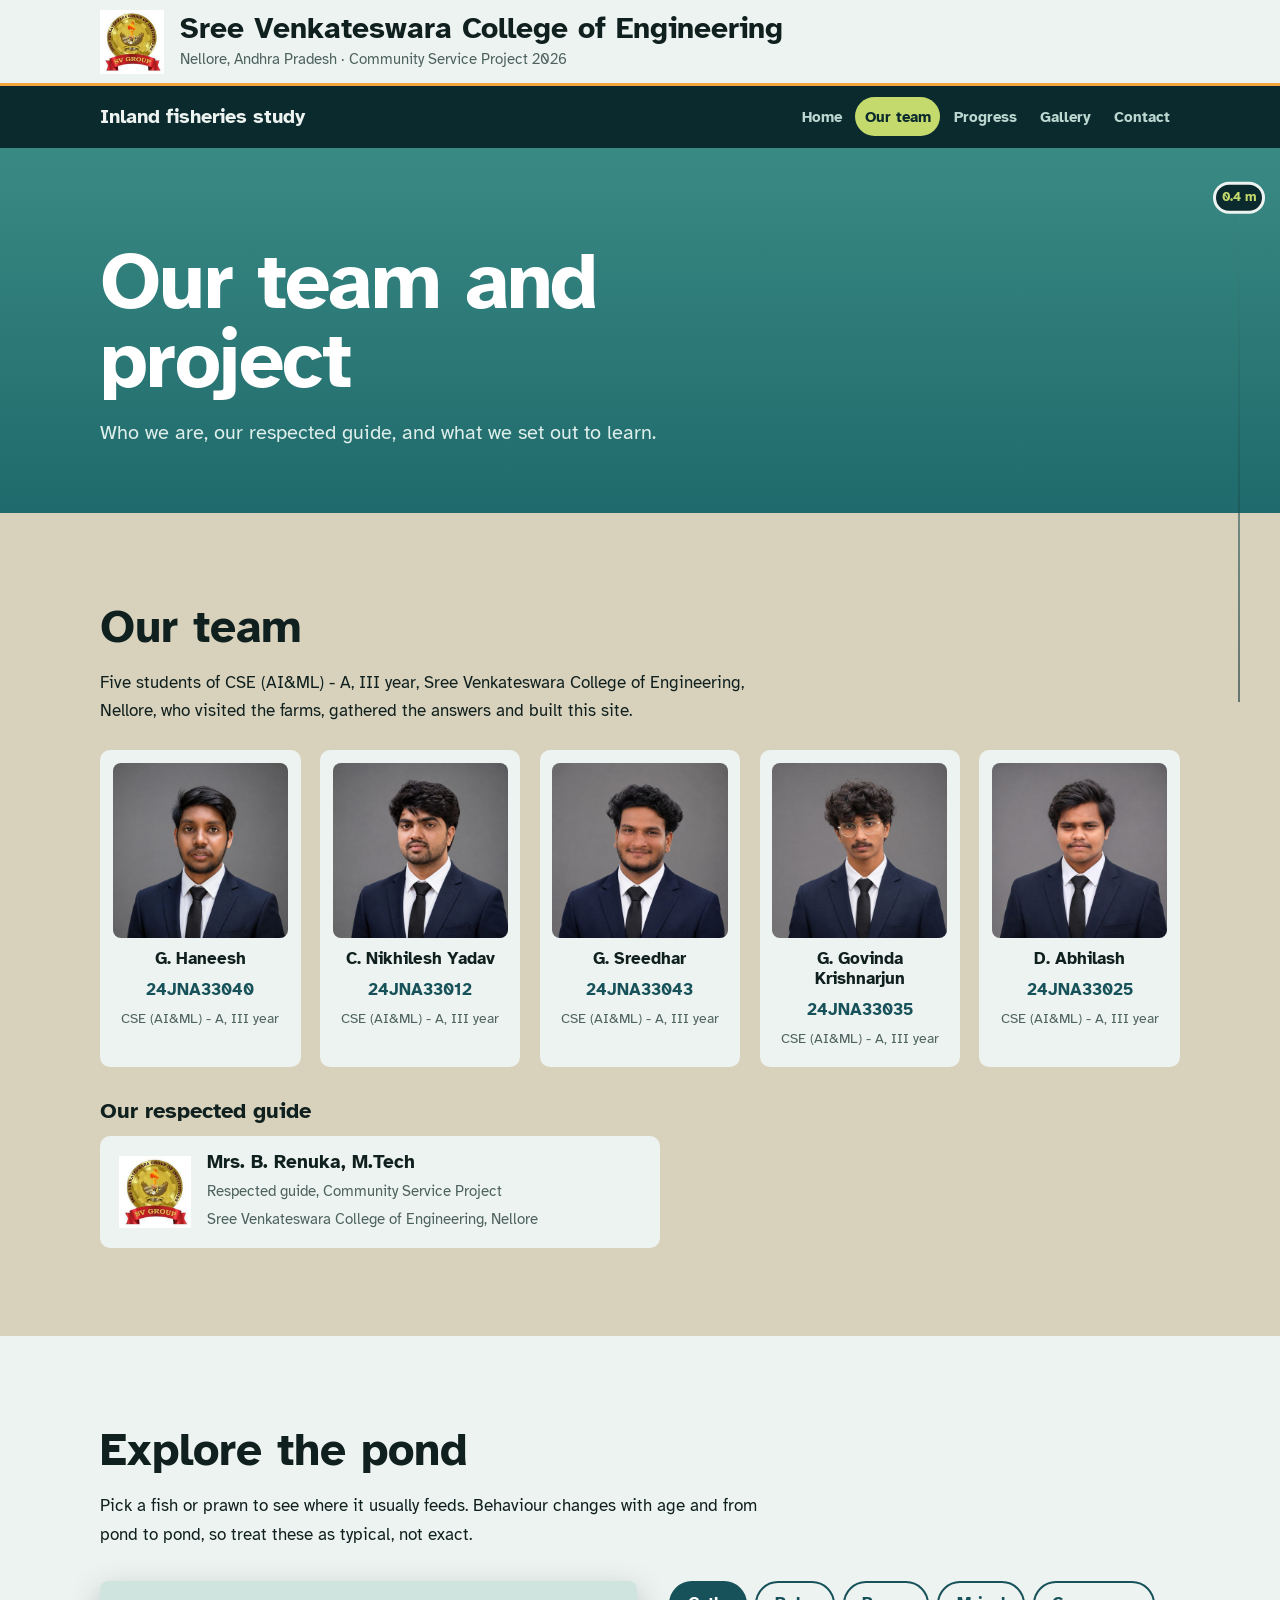
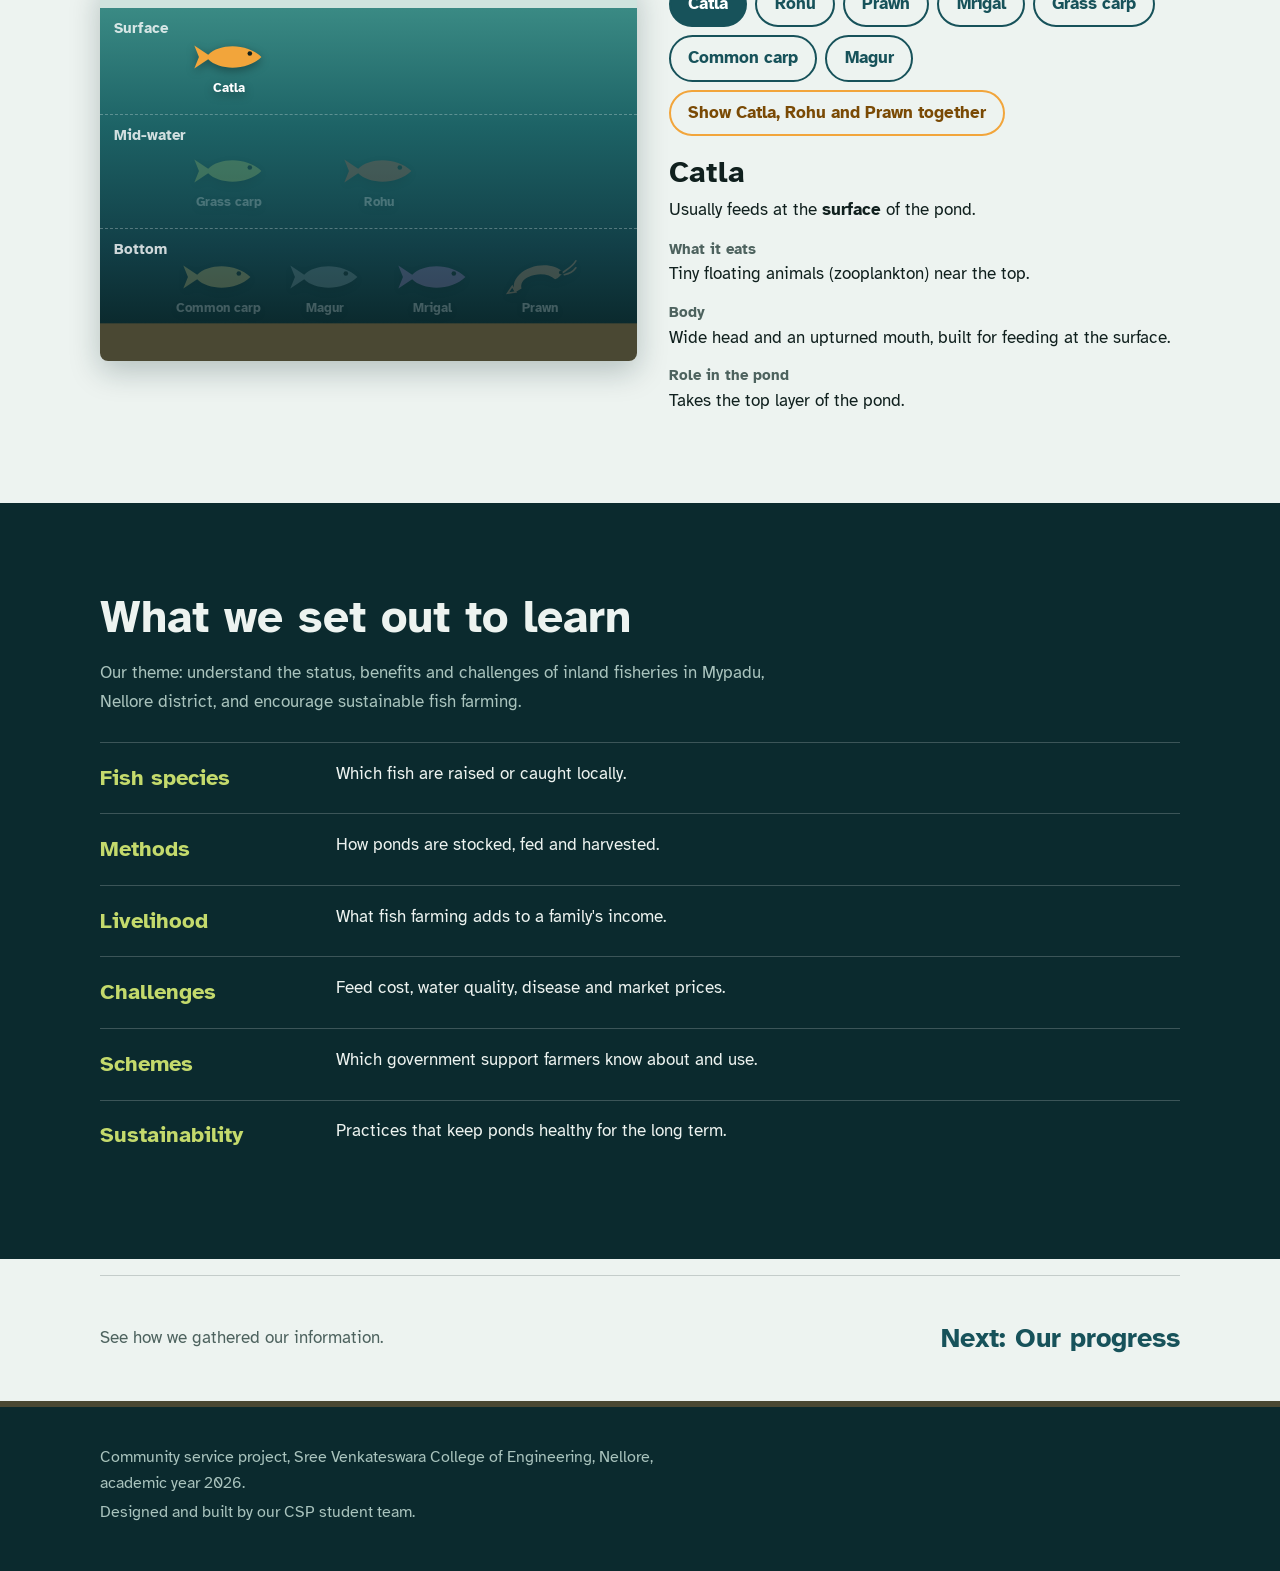
<file: about.html>
<!DOCTYPE html>
<html lang="en">
<head>
<meta charset="UTF-8">
<meta name="viewport" content="width=device-width, initial-scale=1">
<title>Our team and project | Inland Fisheries Study</title>
<meta name="description" content="A community service project on inland fisheries in Mypadu, Nellore district.">
<link rel="icon" href="data:image/svg+xml,%3Csvg xmlns='http://www.w3.org/2000/svg' viewBox='0 0 64 32'%3E%3Cpath fill='%23f2a53b' d='M60 16C48 4 24 4 14 14L2 6l4 10-4 10 12-8c10 10 34 10 46-2z'/%3E%3C/svg%3E">
<link rel="preconnect" href="https://fonts.googleapis.com"><link rel="preconnect" href="https://fonts.gstatic.com" crossorigin><link href="https://fonts.googleapis.com/css2?family=Atkinson+Hyperlegible:ital,wght@0,400;0,700;1,400&family=Bricolage+Grotesque:opsz,wdth,wght@12..96,75..100,500..800&display=swap" rel="stylesheet">
<link rel="stylesheet" href="style.css">
</head>
<body data-page="about" data-depth="0.4,1.0">
<header class="site-header">
  <div class="college">
    <div class="wrap college-in">
      <img src="[data-uri]" alt="SV Group of Institutions logo" width="64" height="64">
      <div><p class="college-name">Sree Venkateswara College of Engineering</p><p class="college-sub">Nellore, Andhra Pradesh &middot; Community Service Project 2026</p></div>
    </div>
  </div>
  <div class="wrap bar">
    <a class="brand" href="index.html">Inland fisheries study</a>
    <button class="menu-btn" aria-label="Open menu" aria-expanded="false">&#9776;</button>
    <ul class="nav"><li><a href="index.html">Home</a></li><li><a href="about.html" aria-current="page">Our team</a></li><li><a href="activities.html">Progress</a></li><li><a href="gallery.html">Gallery</a></li><li><a href="contact.html">Contact</a></li></ul>
  </div>
</header>
<div class="gauge" aria-hidden="true"><div class="gauge-mark">0.0 m</div></div>
<section class="page-top"><div class="wrap"><h1>Our team and project</h1><p class="lede">Who we are, our respected guide, and what we set out to learn.</p></div></section>
<section class="block silt" id="team">
  <div class="wrap">
    <h2>Our team</h2>
    <p>Five students of CSE (AI&amp;ML) - A, III year, Sree Venkateswara College of Engineering, Nellore, who visited the farms, gathered the answers and built this site.</p>
    <ul class="members"><li class="member"><img src="[data-uri]" alt="Portrait of G. Haneesh" loading="lazy"><h3>G. Haneesh</h3><p class="roll">24JNA33040</p><p class="cls">CSE (AI&amp;ML) - A, III year</p></li><li class="member"><img src="[data-uri]" alt="Portrait of C. Nikhilesh Yadav" loading="lazy"><h3>C. Nikhilesh Yadav</h3><p class="roll">24JNA33012</p><p class="cls">CSE (AI&amp;ML) - A, III year</p></li><li class="member"><img src="[data-uri]" alt="Portrait of G. Sreedhar" loading="lazy"><h3>G. Sreedhar</h3><p class="roll">24JNA33043</p><p class="cls">CSE (AI&amp;ML) - A, III year</p></li><li class="member"><img src="[data-uri]" alt="Portrait of G. Govinda Krishnarjun" loading="lazy"><h3>G. Govinda Krishnarjun</h3><p class="roll">24JNA33035</p><p class="cls">CSE (AI&amp;ML) - A, III year</p></li><li class="member"><img src="[data-uri]" alt="Portrait of D. Abhilash" loading="lazy"><h3>D. Abhilash</h3><p class="roll">24JNA33025</p><p class="cls">CSE (AI&amp;ML) - A, III year</p></li></ul>
    <h3 class="sub">Our respected guide</h3>
    <div class="mentor">
      <img src="[data-uri]" alt="SV Group of Institutions logo" width="72" height="72">
      <div><h3>Mrs. B. Renuka, M.Tech</h3><p>Respected guide, Community Service Project</p><p class="cls">Sree Venkateswara College of Engineering, Nellore</p></div>
    </div>
  </div>
</section>
<section class="block">
  <div class="wrap">
    <h2>Explore the pond</h2>
    <p>Pick a fish or prawn to see where it usually feeds. Behaviour changes with age and from pond to pond, so treat these as typical, not exact.</p>
    <div class="lab" id="lab">
      <div class="column" aria-hidden="true">
        <div class="zone z1">Surface</div>
        <div class="zone z2">Mid-water</div>
        <div class="zone z3">Bottom</div>
      </div>
      <div>
        <div class="species" role="group" aria-label="Choose a fish"></div>
        <div class="detail" aria-live="polite"></div>
      </div>
    </div>
  </div>
</section>
<section class="block dark">
  <div class="wrap">
    <h2>What we set out to learn</h2>
    <p class="muted">Our theme: understand the status, benefits and challenges of inland fisheries in Mypadu, Nellore district, and encourage sustainable fish farming.</p>
    <ul class="objectives">
      <li><strong>Fish species</strong><span>Which fish are raised or caught locally.</span></li>
      <li><strong>Methods</strong><span>How ponds are stocked, fed and harvested.</span></li>
      <li><strong>Livelihood</strong><span>What fish farming adds to a family's income.</span></li>
      <li><strong>Challenges</strong><span>Feed cost, water quality, disease and market prices.</span></li>
      <li><strong>Schemes</strong><span>Which government support farmers know about and use.</span></li>
      <li><strong>Sustainability</strong><span>Practices that keep ponds healthy for the long term.</span></li>
    </ul>
  </div>
</section>
<div class="wrap"><div class="next"><span class="muted">See how we gathered our information.</span><a href="activities.html">Next: Our progress</a></div></div>
<footer>
  <div class="wrap">
    <p>Community service project, Sree Venkateswara College of Engineering, Nellore, academic year 2026.</p>
    <p>Designed and built by our CSP student team.</p>
  </div>
</footer>
<script src="script.js"></script>
</body>
</html>
</file>
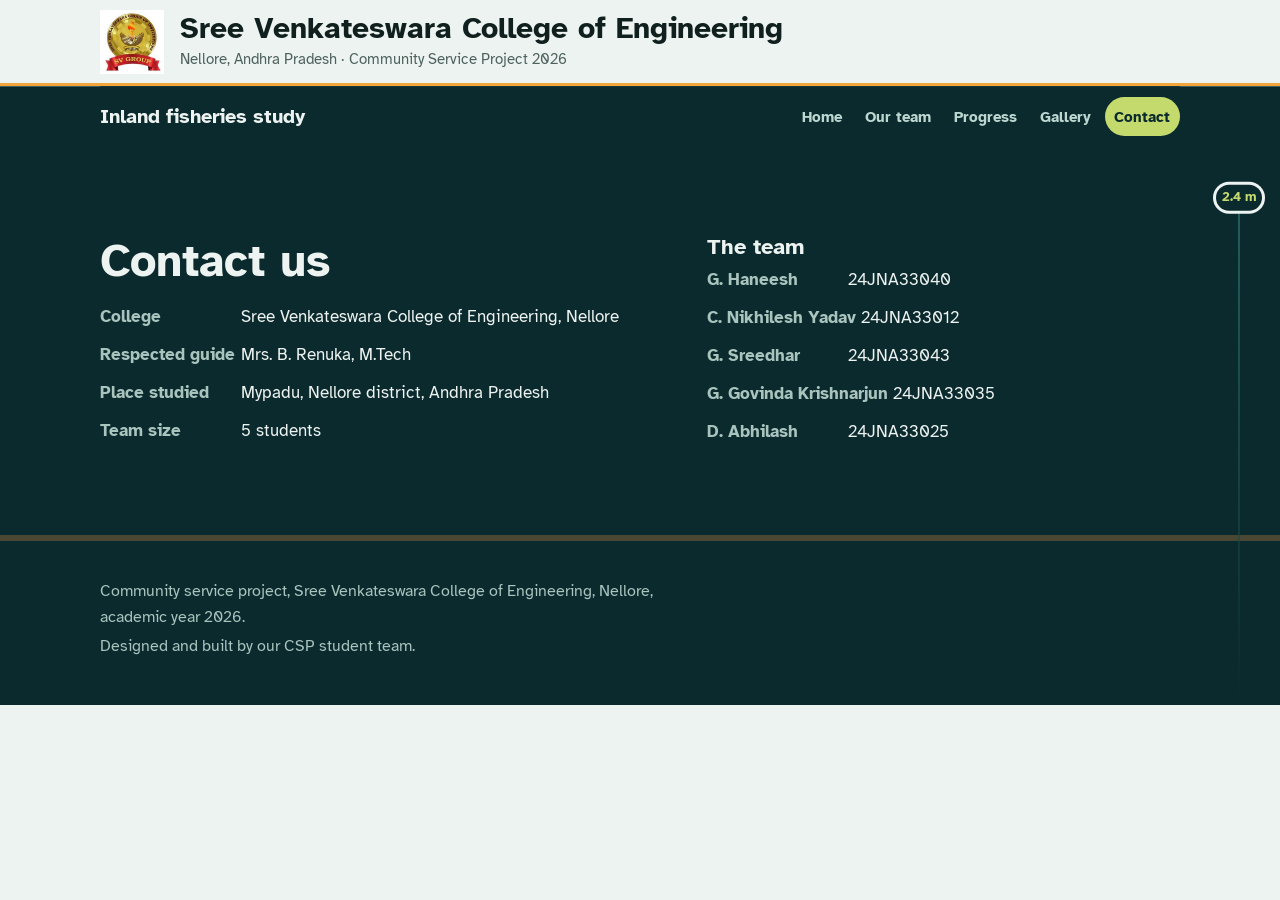
<file: contact.html>
<!DOCTYPE html>
<html lang="en">
<head>
<meta charset="UTF-8">
<meta name="viewport" content="width=device-width, initial-scale=1">
<title>Contact | Inland Fisheries Study</title>
<meta name="description" content="A community service project on inland fisheries in Mypadu, Nellore district.">
<link rel="icon" href="data:image/svg+xml,%3Csvg xmlns='http://www.w3.org/2000/svg' viewBox='0 0 64 32'%3E%3Cpath fill='%23f2a53b' d='M60 16C48 4 24 4 14 14L2 6l4 10-4 10 12-8c10 10 34 10 46-2z'/%3E%3C/svg%3E">
<link rel="preconnect" href="https://fonts.googleapis.com"><link rel="preconnect" href="https://fonts.gstatic.com" crossorigin><link href="https://fonts.googleapis.com/css2?family=Atkinson+Hyperlegible:ital,wght@0,400;0,700;1,400&family=Bricolage+Grotesque:opsz,wdth,wght@12..96,75..100,500..800&display=swap" rel="stylesheet">
<link rel="stylesheet" href="style.css">
</head>
<body data-page="contact" data-depth="2.4,3.0">
<header class="site-header">
  <div class="college">
    <div class="wrap college-in">
      <img src="[data-uri]" alt="SV Group of Institutions logo" width="64" height="64">
      <div><p class="college-name">Sree Venkateswara College of Engineering</p><p class="college-sub">Nellore, Andhra Pradesh &middot; Community Service Project 2026</p></div>
    </div>
  </div>
  <div class="wrap bar">
    <a class="brand" href="index.html">Inland fisheries study</a>
    <button class="menu-btn" aria-label="Open menu" aria-expanded="false">&#9776;</button>
    <ul class="nav"><li><a href="index.html">Home</a></li><li><a href="about.html">Our team</a></li><li><a href="activities.html">Progress</a></li><li><a href="gallery.html">Gallery</a></li><li><a href="contact.html" aria-current="page">Contact</a></li></ul>
  </div>
</header>
<div class="gauge" aria-hidden="true"><div class="gauge-mark">0.0 m</div></div>
<section class="block dark" id="contact">
  <div class="wrap split">
    <div>
      <h2>Contact us</h2>
      <ul class="contact-list">
        <li><strong>College</strong> Sree Venkateswara College of Engineering, Nellore</li>
        <li><strong>Respected guide</strong> Mrs. B. Renuka, M.Tech</li>
        <li><strong>Place studied</strong> Mypadu, Nellore district, Andhra Pradesh</li>
        <li><strong>Team size</strong> 5 students</li>
      </ul>
    </div>
    <div>
      <h3>The team</h3>
      <ul class="contact-list">
        <li><strong>G. Haneesh</strong> 24JNA33040</li>
        <li><strong>C. Nikhilesh Yadav</strong> 24JNA33012</li>
        <li><strong>G. Sreedhar</strong> 24JNA33043</li>
        <li><strong>G. Govinda Krishnarjun</strong> 24JNA33035</li>
        <li><strong>D. Abhilash</strong> 24JNA33025</li>
      </ul>
    </div>
  </div>
</section>

<footer>
  <div class="wrap">
    <p>Community service project, Sree Venkateswara College of Engineering, Nellore, academic year 2026.</p>
    <p>Designed and built by our CSP student team.</p>
  </div>
</footer>
<script src="script.js"></script>
</body>
</html>
</file>
<file: style.css>
/* ============================================================
   Inland fisheries study: one idea, a pond cross-section.
   The page gets deeper as you go: surface, shallows, mid-water, bed.
   ============================================================ */

:root {
  --deep: #0b2a2e;
  --water: #17525a;
  --shallow: #3a8a84;
  --weed: #c4da6c;
  --mist: #edf3f0;
  --silt: #d8d2bd;
  --ink: #10201e;
  --muted: #4d625e;
  --net: #f2a53b;
  --display: "Atkinson Hyperlegible", Verdana, Georgia, serif;
  --body: "Atkinson Hyperlegible", Verdana, Georgia, serif;
}

* { box-sizing: border-box; margin: 0; padding: 0; }
html { scroll-behavior: smooth; }
body {
  font-family: var(--body);
  font-size: 1.08rem;
  line-height: 1.65;
  color: var(--ink);
  background: var(--mist);
}
img { max-width: 100%; display: block; }
a { color: var(--water); text-underline-offset: 3px; }
a:hover { color: var(--deep); }

:focus-visible { outline: 3px solid var(--net); outline-offset: 3px; border-radius: 3px; }

.wrap { width: min(1080px, 90%); margin-inline: auto; }
.block { padding: clamp(3rem, 7vw, 5.5rem) 0; }
.block.silt { background: var(--silt); }
.block.dark { background: var(--deep); color: var(--mist); }
.block.dark a { color: var(--weed); }

h1, h2, h3 { font-family: var(--display); line-height: 1.12; letter-spacing: 0; }
h2 { font-size: clamp(1.9rem, 4.2vw, 2.9rem); font-weight: 800; margin-bottom: 1rem; }
h3 { font-size: 1.35rem; font-weight: 700; margin-bottom: .4rem; }
p { max-width: 62ch; }
p + p { margin-top: 1em; }
.lede { font-size: 1.25rem; max-width: 52ch; }
.muted { color: var(--muted); }
.dark .muted { color: #a9c3bd; }

/* ---------- Header ---------- */
.site-header { position: sticky; top: 0; z-index: 60; background: var(--deep); color: var(--mist); }
.bar { display: flex; align-items: center; justify-content: space-between; gap: 1rem; padding: .7rem 0; }
.brand { font-family: var(--display); font-weight: 700; font-size: 1.25rem; color: var(--mist); text-decoration: none; letter-spacing: 0; }
.brand:hover { color: var(--weed); }
.nav { display: flex; gap: .25rem; list-style: none; }
.nav a { display: block; padding: .45rem .85rem; border-radius: 999px; text-decoration: none; color: #bcd6d0; font-weight: 700; font-size: .98rem; }
.nav a:hover { color: #fff; background: rgba(255,255,255,.1); }
.nav a[aria-current="page"] { background: var(--weed); color: var(--deep); }
.menu-btn { display: none; background: none; border: 2px solid var(--weed); color: var(--weed); border-radius: 6px; font-size: 1.2rem; line-height: 1; padding: .3rem .6rem; cursor: pointer; }

/* ---------- Depth gauge ---------- */
.gauge { position: fixed; right: 18px; top: 22vh; height: 56vh; width: 46px; z-index: 40; pointer-events: none; display: none; }
.gauge::before { content: ""; position: absolute; left: 50%; top: 0; bottom: 0; width: 2px; background: linear-gradient(var(--shallow), var(--deep)); opacity: .55; transform: translateX(-50%); }
.gauge-mark { position: absolute; left: 0; right: 0; top: 0; transform: translateY(-50%); background: var(--deep); color: var(--weed); border-radius: 999px; text-align: center; font-family: var(--display); font-weight: 700; font-size: .82rem; padding: .15rem 0; box-shadow: 0 0 0 3px var(--mist); }
@media (min-width: 1180px) { .gauge { display: block; } }

/* ---------- Home: the pond ---------- */
.pond { position: relative; min-height: min(88vh, 760px); background: linear-gradient(180deg, var(--shallow) 0, var(--water) 38%, var(--deep) 100%); color: #fff; overflow: hidden; touch-action: manipulation; cursor: crosshair; }
.pond canvas { position: absolute; inset: 0; width: 100%; height: 100%; display: block; }
.pond-text { position: relative; z-index: 2; padding: clamp(5rem, 14vh, 8rem) 0 7rem; pointer-events: none; }
.pond-text a, .pond-text button { pointer-events: auto; }
.pond h1 { font-size: clamp(3rem, 9.5vw, 7.2rem); font-weight: 800; line-height: .92; letter-spacing: -.025em; max-width: 9ch; text-shadow: 0 2px 24px rgba(5, 25, 28, .45); }
.pond .lede { margin-top: 1.4rem; color: #e1f0ec; text-shadow: 0 1px 14px rgba(5, 25, 28, .6); }
.actions { margin-top: 1.8rem; display: flex; flex-wrap: wrap; gap: .8rem; }
.btn { display: inline-block; font: inherit; font-weight: 700; background: var(--net); color: var(--ink); border: 0; padding: .75em 1.35em; border-radius: 6px; text-decoration: none; cursor: pointer; transition: transform .15s; }
.btn:hover { color: var(--ink); transform: translateY(-2px); }
.btn.ghost { background: rgba(255,255,255,.14); color: #fff; box-shadow: inset 0 0 0 2px rgba(255,255,255,.5); }
.btn.ghost:hover { color: #fff; background: rgba(255,255,255,.22); }
.btn.small { padding: .5em 1em; font-size: .95rem; }
.pond-ui { position: absolute; z-index: 3; left: 5%; right: 5%; bottom: 2.6rem; display: flex; flex-wrap: wrap; align-items: center; gap: .8rem 1.2rem; font-size: .98rem; color: #e1f0ec; pointer-events: none; }
.pond-ui button { pointer-events: auto; }
.pond.static .pond-ui { display: none; }
@media (min-width: 1160px) { .pond-ui { left: calc((100% - 1080px) / 2); right: auto; } }

/* ---------- Inner page header ---------- */
.page-top { padding: clamp(3.5rem, 9vw, 6rem) 0 clamp(2.5rem, 6vw, 4rem); color: #fff; background: linear-gradient(180deg, var(--a), var(--b)); }
.page-top h1 { font-size: clamp(2.6rem, 7vw, 5rem); font-weight: 800; letter-spacing: -.02em; max-width: 14ch; line-height: .98; }
.page-top .lede { margin-top: 1rem; color: #deeeea; }
[data-page="about"] .page-top      { --a: #3a8a84; --b: #1f6a6c; }
[data-page="activities"] .page-top { --a: #1f6a6c; --b: #17525a; }
[data-page="gallery"] .page-top    { --a: #17525a; --b: #113f46; }
[data-page="findings"] .page-top   { --a: #113f46; --b: #0b2a2e; }

/* ---------- Two column ---------- */
.split { display: grid; grid-template-columns: 1.15fr 1fr; gap: clamp(1.5rem, 5vw, 4rem); align-items: start; }
.aside { border-left: 4px solid var(--shallow); padding: .2rem 0 .2rem 1.3rem; font-size: 1.12rem; }
.aside strong { font-family: var(--display); font-size: 1.5rem; display: block; line-height: 1.1; margin-bottom: .4rem; }

/* ---------- Team ---------- */
.team { list-style: none; margin-top: 1.6rem; display: grid; grid-template-columns: repeat(auto-fit, minmax(260px, 1fr)); gap: 0 2.5rem; }
.team li { padding: 1rem 0; border-bottom: 1px solid rgba(16,32,30,.18); display: flex; align-items: baseline; justify-content: space-between; gap: 1rem; }
.team .name { font-family: var(--display); font-weight: 700; font-size: 1.45rem; letter-spacing: -.01em; }
.team .roll { color: var(--muted); font-size: .95rem; white-space: nowrap; }

.facts { display: grid; grid-template-columns: max-content 1fr; gap: .6rem 2rem; margin-top: 1.4rem; }
.facts dt { font-weight: 700; color: var(--muted); }
.facts dd { font-family: var(--display); font-size: 1.25rem; font-weight: 600; }

.next { display: flex; justify-content: space-between; align-items: center; gap: 1rem; flex-wrap: wrap; padding: 2.5rem 0; border-top: 1px solid rgba(16,32,30,.18); margin-top: 1rem; }
.next a { font-family: var(--display); font-weight: 800; font-size: 1.7rem; text-decoration: none; }

/* ---------- Water column lab (About) ---------- */
.lab { display: grid; grid-template-columns: 1.05fr 1fr; gap: 2rem; margin-top: 2rem; align-items: start; }
.column { position: relative; height: 380px; border-radius: 8px; overflow: hidden; background: linear-gradient(180deg, #cfe4de 0, #cfe4de 7%, #3a8a84 7.2%, #1d6366 38%, #123f47 70%, #0b2a2e 90%, #4a4833 90.2%); box-shadow: 0 10px 30px rgba(11,42,46,.25); }
.zone { position: absolute; left: 0; right: 0; border-top: 1px dashed rgba(255,255,255,.28); padding: .5rem .9rem; color: rgba(255,255,255,.8); font-weight: 700; font-size: .95rem; }
.zone.z1 { top: 7%; height: 28%; border-top: 0; }
.zone.z2 { top: 35%; height: 30%; }
.zone.z3 { top: 65%; height: 25%; }
.fishmark { position: absolute; width: 74px; transform: translate(-50%, -50%); transition: top .9s cubic-bezier(.5,0,.2,1), left .9s cubic-bezier(.5,0,.2,1), opacity .4s; opacity: .22; filter: drop-shadow(0 3px 5px rgba(0,0,0,.35)); }
.fishmark.on { opacity: 1; }
.fishmark svg { display: block; width: 100%; height: auto; }
.fishmark span { position: absolute; left: 50%; top: 100%; transform: translateX(-50%); font-size: .8rem; font-weight: 700; color: #fff; white-space: nowrap; margin-top: 2px; }
.species { display: flex; flex-wrap: wrap; gap: .5rem; margin-bottom: 1.2rem; }
.chip { font: inherit; font-weight: 700; padding: .4em 1em; border-radius: 999px; border: 2px solid var(--water); background: transparent; color: var(--water); cursor: pointer; }
.chip:hover { background: rgba(23,82,90,.1); }
.chip[aria-pressed="true"] { background: var(--water); color: #fff; }
.chip.compare { border-color: var(--net); color: #7a4a05; }
.chip.compare[aria-pressed="true"] { background: var(--net); color: var(--ink); }
.detail h3 { font-size: 1.9rem; }
.detail dl { margin-top: .8rem; display: grid; gap: .7rem; }
.detail dt { font-weight: 700; color: var(--muted); font-size: .95rem; }
.detail dd { margin-top: -.1rem; }
.seen { display: inline-block; margin-top: .8rem; background: var(--weed); color: var(--deep); font-weight: 700; padding: .15em .7em; border-radius: 4px; font-size: .92rem; }

.objectives { list-style: none; margin-top: 1.6rem; display: grid; gap: 0; }
.objectives li { display: grid; grid-template-columns: minmax(150px, 220px) 1fr; gap: 1rem; padding: 1.05rem 0; border-top: 1px solid rgba(255,255,255,.2); }
.objectives strong { font-family: var(--display); font-size: 1.4rem; font-weight: 700; color: var(--weed); }

/* ---------- Activities ---------- */
.steps { list-style: none; counter-reset: s; margin-top: 2rem; max-width: 760px; position: relative; }
.steps::before { content: ""; position: absolute; left: 21px; top: 8px; bottom: 8px; width: 3px; background: var(--shallow); opacity: .5; }
.steps li { counter-increment: s; position: relative; padding: 0 0 1.8rem 4rem; }
.steps li::before { content: counter(s); position: absolute; left: 0; top: 0; width: 44px; height: 44px; border-radius: 50%; background: var(--deep); color: var(--weed); font-family: var(--display); font-weight: 800; font-size: 1.15rem; display: grid; place-items: center; }
.steps em { color: var(--muted); }

.quiz { background: var(--deep); color: var(--mist); border-radius: 8px; padding: clamp(1.4rem, 4vw, 2.4rem); max-width: 760px; margin-top: 1.6rem; }
.quiz .count { color: #a9c3bd; font-size: .95rem; font-weight: 700; }
.quiz h3 { font-size: 1.7rem; margin: .4rem 0 1.2rem; }
.opts { display: grid; gap: .6rem; }
.opt { text-align: left; font: inherit; color: #fff; background: rgba(255,255,255,.08); border: 2px solid rgba(255,255,255,.22); border-radius: 6px; padding: .8em 1em; cursor: pointer; }
.opt:hover:not(:disabled) { background: rgba(255,255,255,.16); }
.opt:disabled { cursor: default; }
.opt.right { background: var(--weed); border-color: var(--weed); color: var(--deep); font-weight: 700; }
.opt.wrong { background: transparent; border-color: var(--net); }
.why { margin: 1.1rem 0; color: #d2e6e1; }
.score { font-family: var(--display); font-weight: 800; font-size: 2.6rem; line-height: 1; margin: .4rem 0 .8rem; color: var(--weed); }

/* ---------- Gallery ---------- */
.filters { display: flex; flex-wrap: wrap; gap: .5rem; margin-bottom: 1.5rem; }
.gallery { columns: 3 270px; column-gap: 12px; }
.gallery figure { position: relative; overflow: hidden; border-radius: 8px; background: var(--water); cursor: zoom-in; margin: 0 0 12px; break-inside: avoid; }
.gallery figure[hidden] { display: none; }
.gallery figure.tall { aspect-ratio: 3 / 4; }
.gallery figure.wide { aspect-ratio: 16 / 10; }
.gallery img { width: 100%; height: 100%; object-fit: cover; transition: transform .5s; }

/* Photos placed around the other pages */
.pair { display: grid; grid-template-columns: 1fr 1fr; gap: 16px; margin-top: 1.6rem; }
.pair-card { position: relative; display: block; border-radius: 8px; overflow: hidden; aspect-ratio: 4 / 3; color: #fff; text-decoration: none; background: var(--water); }
.pair-card:hover { color: #fff; }
.pair-card img { width: 100%; height: 100%; object-fit: cover; transition: transform .5s; }
.pair-card:hover img { transform: scale(1.04); }
.pair-card span { position: absolute; left: 0; right: 0; bottom: 0; padding: 2.4rem 1.1rem 1rem; background: linear-gradient(transparent, rgba(5,25,28,.88)); }
.pair-card strong { display: block; font-family: var(--display); font-size: 1.7rem; line-height: 1.1; }
.team-grid { display: grid; grid-template-columns: 1.05fr 1fr; gap: 2.5rem; align-items: start; }
.team-photo { margin: 1.6rem 0 0; }
.team-photo img { width: 100%; aspect-ratio: 7 / 4; object-fit: cover; object-position: 50% 0; border-radius: 8px; }
.team-photo figcaption, .step-photo figcaption, .strip figcaption { font-size: .93rem; color: var(--muted); margin-top: .45rem; }
.step-photo { margin: .9rem 0 0; }
.step-photo img { width: 100%; max-height: 300px; object-fit: cover; border-radius: 8px; }
.strip { display: grid; grid-template-columns: repeat(auto-fit, minmax(230px, 1fr)); gap: 14px; margin-top: 1.5rem; }
.strip figure { margin: 0; }
.strip img { width: 100%; aspect-ratio: 4 / 5; object-fit: cover; border-radius: 8px; }
.species-photo { width: 100%; max-height: 230px; object-fit: cover; border-radius: 8px; margin-top: 1.1rem; }
.detail .cap { font-size: .9rem; color: var(--muted); margin-top: .3rem; }
.gallery figure:hover img { transform: scale(1.04); }
.gallery figcaption { position: absolute; left: 0; right: 0; bottom: 0; padding: 1.6rem .9rem .7rem; font-size: .95rem; color: #fff; background: linear-gradient(transparent, rgba(5,25,28,.82)); }
.gallery .ph { display: none; position: absolute; inset: 0; align-content: center; text-align: center; padding: 1rem 1rem 3rem; color: rgba(255,255,255,.85); font-weight: 700;
  background: radial-gradient(circle at 50% 0, transparent 54%, rgba(255,255,255,.14) 55%, rgba(255,255,255,.14) 60%, transparent 61%) 0 0 / 30px 30px, radial-gradient(circle at 0 0, transparent 54%, rgba(255,255,255,.14) 55%, rgba(255,255,255,.14) 60%, transparent 61%) 15px 15px / 30px 30px, var(--water); }
.gallery figure.missing { cursor: default; }
.gallery figure.missing img { display: none; }
.gallery figure.missing .ph { display: grid; }
.lightbox { position: fixed; inset: 0; background: rgba(5,25,28,.92); display: none; align-items: center; justify-content: center; z-index: 100; padding: 1.2rem; cursor: zoom-out; }
.lightbox.open { display: flex; }
.lightbox img { max-height: 90vh; border-radius: 8px; }

/* ---------- Findings ---------- */
.notice { background: var(--net); color: var(--ink); font-weight: 700; padding: .7rem 1rem; border-radius: 6px; margin-bottom: 1.6rem; max-width: 62ch; }
.charts { display: grid; grid-template-columns: repeat(auto-fit, minmax(300px, 1fr)); gap: 2.4rem 3rem; margin-top: 1.4rem; }
.chart h3 { font-size: 1.3rem; margin-bottom: 1rem; }
.bar-row { display: grid; grid-template-columns: 8.5rem 1fr 3rem; gap: .7rem; align-items: center; margin-bottom: .65rem; font-size: .98rem; }
.track { height: 18px; background: rgba(16,32,30,.12); border-radius: 3px; overflow: hidden; }
.fill { display: block; height: 100%; width: 0; background: var(--water); border-radius: 3px; transition: width 1s cubic-bezier(.2,.7,.2,1); }
.bar-row:first-of-type .fill { background: var(--net); }
.bar-row .v { font-weight: 700; text-align: right; }

.calc { display: grid; grid-template-columns: 1fr 1fr; gap: clamp(1.5rem, 5vw, 3.5rem); margin-top: 1.6rem; }
.calc form { display: grid; gap: .9rem; }
.field { display: grid; gap: .25rem; }
.field label { font-weight: 700; font-size: .98rem; }
input, textarea { width: 100%; font: inherit; color: inherit; padding: .65em .8em; border: 2px solid rgba(16,32,30,.25); border-radius: 6px; background: #fff; }
.dark input, .dark textarea { background: rgba(255,255,255,.08); border-color: rgba(255,255,255,.28); color: #fff; }
input:focus, textarea:focus { outline: none; border-color: var(--net); }
.result { background: var(--deep); color: var(--mist); border-radius: 8px; padding: 1.6rem; align-self: start; }
.result p + p { margin-top: .3rem; }
.result .big { font-family: var(--display); font-weight: 800; font-size: clamp(2.4rem, 6vw, 3.6rem); line-height: 1; color: var(--weed); }
.result .big.loss { color: var(--net); }
.split-bar { display: flex; height: 22px; border-radius: 4px; overflow: hidden; margin: 1.1rem 0 .5rem; background: rgba(255,255,255,.12); }
.split-bar .cost { background: var(--net); transition: width .4s; }
.split-bar .gain { background: var(--weed); transition: width .4s; }
.result ul { list-style: none; display: grid; gap: .3rem; margin-top: 1rem; }
.result li { display: flex; justify-content: space-between; gap: 1rem; border-top: 1px solid rgba(255,255,255,.16); padding-top: .35rem; }
.legend { font-size: .9rem; color: #b6cdc8; }

.sugg { margin-top: 1.4rem; padding-left: 1.2rem; display: grid; gap: .6rem; }
.contact-list { list-style: none; display: grid; gap: .6rem; }
.contact-list strong { display: inline-block; min-width: 8.5rem; color: #a9c3bd; }
form.contact { display: grid; gap: .9rem; }
.note { font-size: .9rem; color: #a9c3bd; }

/* ---------- Footer ---------- */
footer { background: var(--deep); color: #a9c3bd; padding: 2.4rem 0 2.8rem; font-size: .98rem; border-top: 6px solid #4a4833; }
footer p + p { margin-top: .2rem; }

/* ---------- Responsive ---------- */
@media (max-width: 860px) {
  .menu-btn { display: block; }
  .nav { display: none; position: absolute; left: 0; right: 0; top: 100%; flex-direction: column; background: var(--deep); padding: .5rem 5% 1rem; border-top: 1px solid rgba(255,255,255,.12); }
  .nav.open { display: flex; }
  .split, .lab, .calc { grid-template-columns: 1fr; }
  .column { height: 320px; }
  .objectives li { grid-template-columns: 1fr; gap: .1rem; }
  .gallery { columns: 2 140px; column-gap: 8px; }
  .gallery figure { margin-bottom: 8px; }
  .gallery figcaption { font-size: .8rem; padding: 1.2rem .6rem .5rem; }
  .pair, .team-grid { grid-template-columns: 1fr; }
  .bar-row { grid-template-columns: 6.5rem 1fr 2.8rem; }
  .pond-text { padding-bottom: 8rem; }
}

@media (prefers-reduced-motion: reduce) {
  html { scroll-behavior: auto; }
  * { transition: none !important; animation: none !important; }
}

.college { background: var(--mist); color: var(--ink); border-bottom: 3px solid var(--net); }
.college-in { display: flex; align-items: center; gap: 1rem; padding: .6rem 0; }
.college-in img { width: 64px; height: 64px; object-fit: contain; flex: none; }
.college-name { font-family: var(--display); font-weight: 800; font-size: clamp(1.15rem, 3.4vw, 1.9rem); line-height: 1.1; letter-spacing: -.01em; }
.college-sub { font-size: .92rem; color: var(--muted); margin-top: .15rem; }
@media (max-width: 560px) { .college-in img { width: 48px; height: 48px; } .college-sub { font-size: .8rem; } }

.members { list-style: none; display: grid; grid-template-columns: repeat(5, 1fr); gap: 1.2rem; margin-top: 1.5rem; }
.member { background: var(--mist); border-radius: 10px; padding: .8rem .8rem 1rem; text-align: center; }
.member img { width: 100%; aspect-ratio: 1; object-fit: cover; border-radius: 8px; display: block; margin-bottom: .7rem; }
.member h3 { font-family: var(--display); font-size: 1.05rem; line-height: 1.2; }
.member .roll { font-weight: 700; color: var(--water); margin-top: .25rem; }
.member .cls { font-size: .88rem; color: var(--muted); margin-top: .2rem; }
@media (max-width: 900px) { .members { grid-template-columns: repeat(3, 1fr); } }
@media (max-width: 560px) { .members { grid-template-columns: repeat(2, 1fr); gap: .8rem; } }

/* ---------- Single page layout ---------- */
html { scroll-behavior: auto; }
@media (prefers-reduced-motion: no-preference) { html { scroll-behavior: smooth; } }
.site-header { display: contents; }
.site-header .bar { position: sticky; top: 0; z-index: 60; background: var(--deep); color: var(--mist); box-shadow: 0 0 0 100vmax var(--deep); clip-path: inset(0 -100vmax); }
.group, #contact { scroll-margin-top: 4.2rem; }
.nav a { padding: .45rem .6rem; font-size: .92rem; }
.nav a.on { background: var(--weed); color: var(--deep); }
.sub { margin-top: 2rem; }
.mentor { display: flex; gap: 1rem; align-items: center; background: var(--mist); border-radius: 10px; padding: 1rem 1.2rem; max-width: 560px; margin-top: .8rem; }
.mentor img { width: 72px; height: 72px; object-fit: contain; flex: none; }
.mentor h3 { font-family: var(--display); font-size: 1.2rem; }
.mentor p { color: var(--muted); font-size: .95rem; margin-top: .15rem; }
.glance { display: grid; grid-template-columns: repeat(3, 1fr); gap: 1rem; margin-top: 1.2rem; }
.glance div { background: var(--mist); border-left: 4px solid var(--net); border-radius: 6px; padding: .8rem 1rem; }
.glance dt { font-weight: 700; color: var(--water); font-size: .9rem; }
.glance dd { margin-top: .2rem; }
.meter { height: 16px; background: rgba(16,32,30,.15); border-radius: 999px; overflow: hidden; max-width: 760px; margin-top: 1rem; }
.meter span { display: block; height: 100%; background: linear-gradient(90deg, var(--shallow), var(--weed)); border-radius: 999px; }
.meter-note { margin-top: .5rem; }
.status { display: inline-block; margin-left: .6rem; padding: .1rem .6rem; border-radius: 999px; font-size: .78rem; font-weight: 700; vertical-align: middle; }
.s-done { background: var(--weed); color: var(--deep); }
.s-doing { background: var(--net); color: var(--ink); }
.s-todo { background: rgba(16,32,30,.12); color: var(--muted); }
.to-top { position: fixed; right: 18px; bottom: 18px; z-index: 70; background: var(--deep); color: var(--weed); border: 2px solid var(--weed); border-radius: 999px; padding: .5rem 1rem; font-weight: 700; text-decoration: none; }
.to-top:hover { background: var(--weed); color: var(--deep); }
@media (max-width: 900px) { .glance { grid-template-columns: 1fr 1fr; } }
@media (max-width: 560px) { .glance { grid-template-columns: 1fr; } }
.steps li h3 { display: inline-block; }

h1, h2, h3, .brand, .college-name { letter-spacing: 0; font-weight: 700; }
</file>
